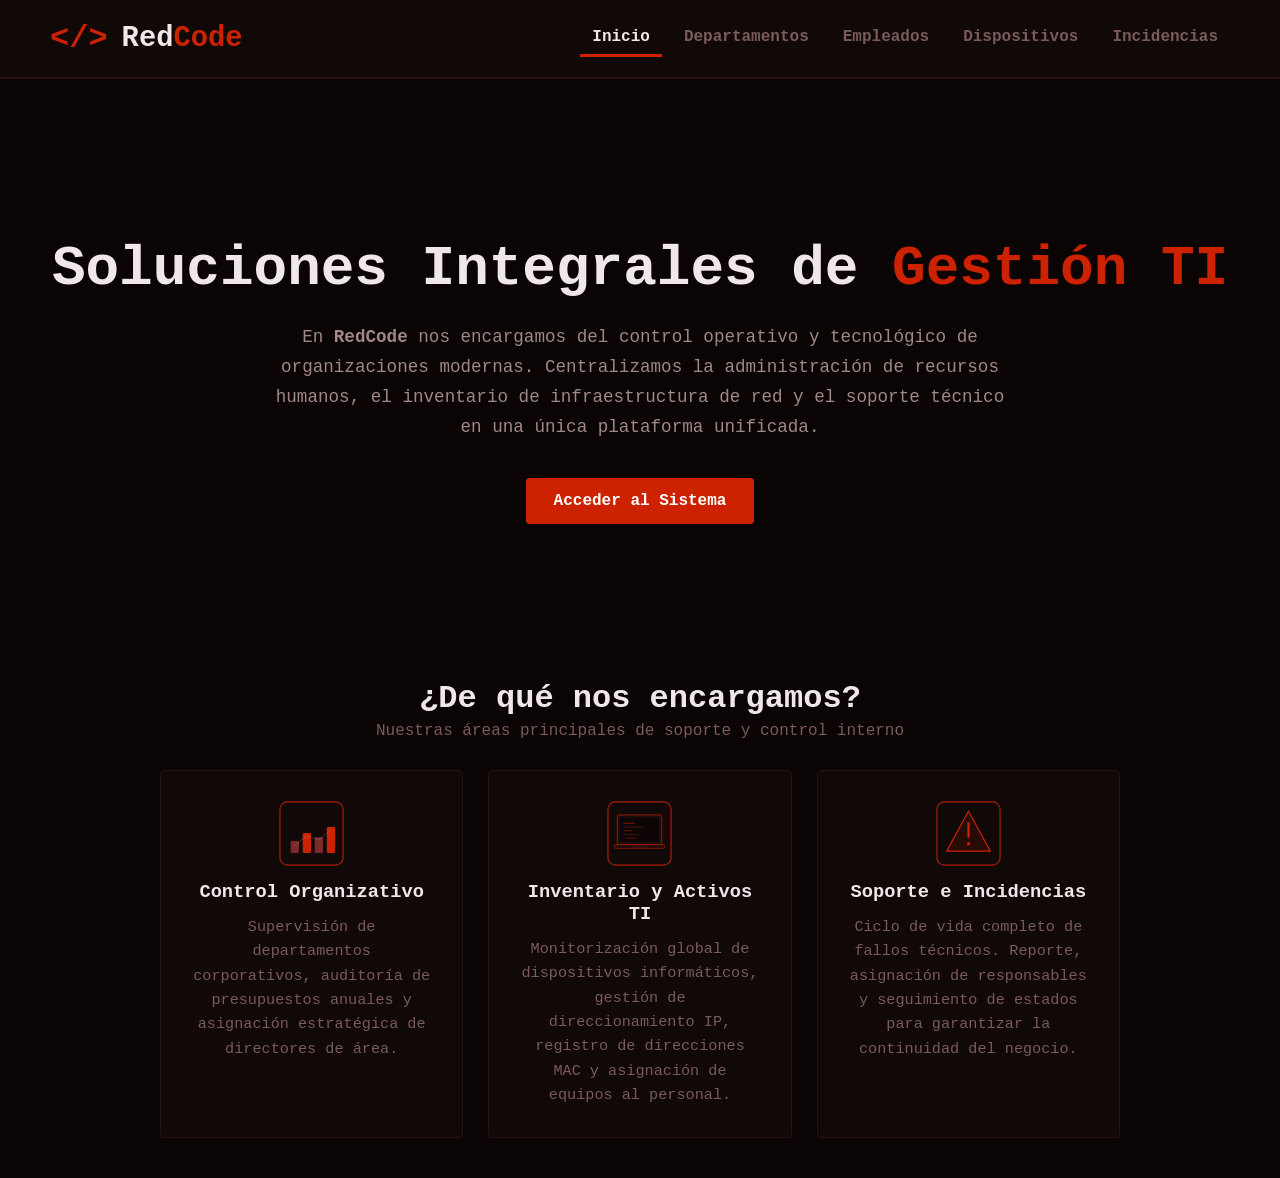
<file: index.html>
<!DOCTYPE html>
<html lang="es">
<head>
  <meta charset="UTF-8">
  <meta name="viewport" content="width=device-width, initial-scale=1.0">
  <title>RedCode — Plataforma de Gestión Corporativa</title>
  <link rel="stylesheet" href="style.css">
</head>
<body>

<nav class="navbar">
  <div class="logo-box">
    <span class="nav-code-icon">&lt;/&gt;</span>
    <div class="logo-text">Red<span>Code</span></div>
  </div>
  <button class="hamburger" id="hamburger" aria-label="Abrir menú">
    <span></span><span></span><span></span>
  </button>
  <div class="links">
    <a href="index.html" class="active">Inicio</a>
    <a href="departamentos.html">Departamentos</a>
    <a href="empleados.html">Empleados</a>
    <a href="dispositivos.html">Dispositivos</a>
    <a href="incidencias.html">Incidencias</a>
  </div>
</nav>

<header class="hero">
  <h1>Soluciones Integrales de <span>Gestión TI</span></h1>
  <p class="hero-description">
    En <strong>RedCode</strong> nos encargamos del control operativo y tecnológico de organizaciones modernas.
    Centralizamos la administración de recursos humanos, el inventario de infraestructura de red y el soporte
    técnico en una única plataforma unificada.
  </p>
  <div class="hero-buttons">
    <a href="departamentos.html" class="btn-main">Acceder al Sistema</a>
  </div>
</header>

<section class="container general-info">
  <div class="services-title">
    <h2>¿De qué nos encargamos?</h2>
    <p class="subtitle">Nuestras áreas principales de soporte y control interno</p>
  </div>

  <div class="grid-services">
    <div class="service-card">
      <div class="service-icon">
        <img src="redcode_icon_stats.svg" alt="Icono Control Organizativo">
      </div>
      <h3>Control Organizativo</h3>
      <p>Supervisión de departamentos corporativos, auditoría de presupuestos anuales y asignación estratégica de directores de área.</p>
    </div>

    <div class="service-card">
      <div class="service-icon">
        <img src="redcode_icon_dev.svg" alt="Icono Activos TI">
      </div>
      <h3>Inventario y Activos TI</h3>
      <p>Monitorización global de dispositivos informáticos, gestión de direccionamiento IP, registro de direcciones MAC y asignación de equipos al personal.</p>
    </div>

    <div class="service-card">
      <div class="service-icon">
        <img src="redcode_icon_incidencias.svg" alt="Icono Soporte">
      </div>
      <h3>Soporte e Incidencias</h3>
      <p>Ciclo de vida completo de fallos técnicos. Reporte, asignación de responsables y seguimiento de estados para garantizar la continuidad del negocio.</p>
    </div>
  </div>
</section>

<script>
  const btn = document.getElementById("hamburger");
  const nav = document.querySelector(".links");
  btn.addEventListener("click", function () {
    nav.classList.toggle("open");
    btn.classList.toggle("open");
  });

  nav.querySelectorAll("a").forEach(function (a) {
    a.addEventListener("click", function () {
      nav.classList.remove("open");
      btn.classList.remove("open");
    });
  });
</script>
</body>
</html>
</file>
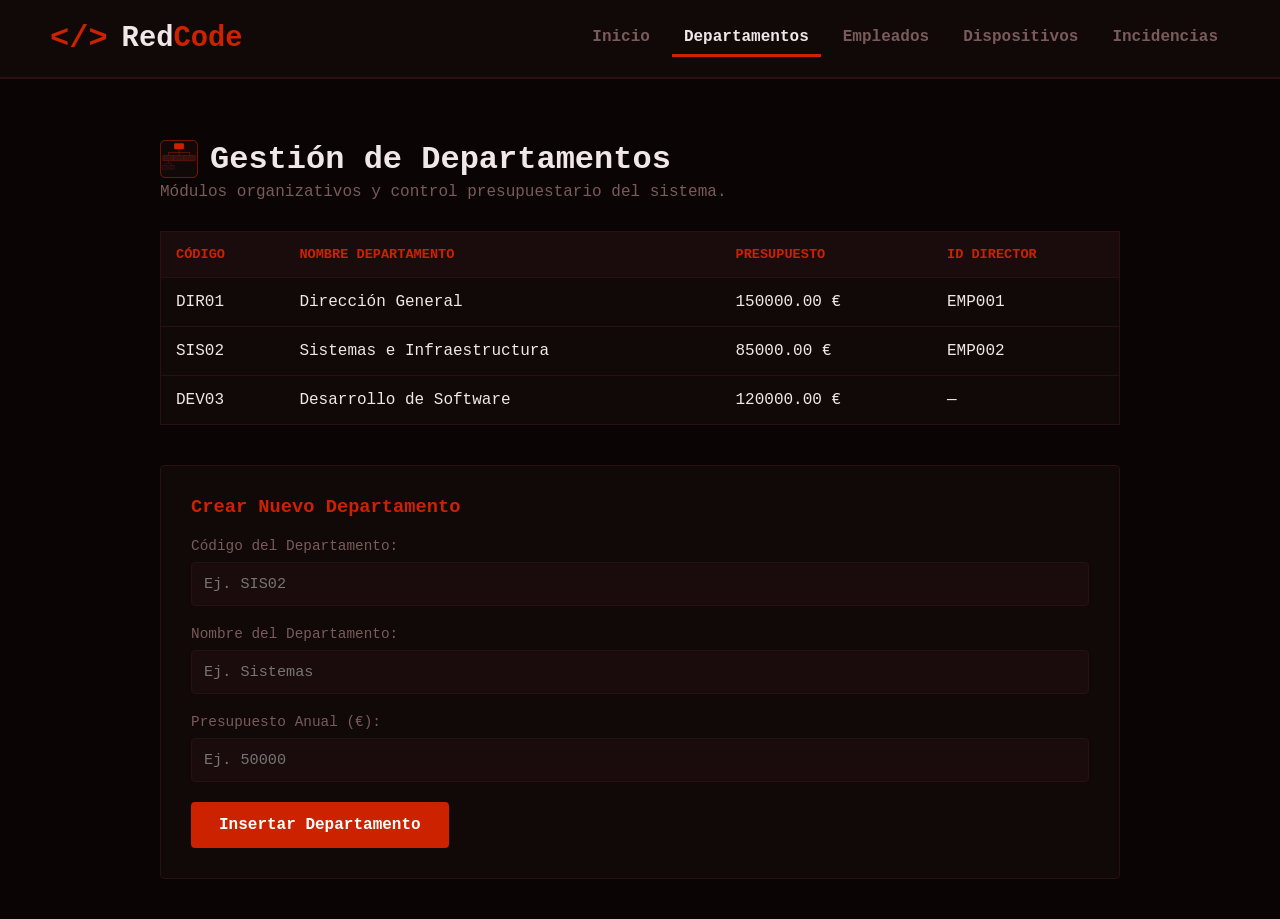
<file: departamentos.html>
<!DOCTYPE html>
<html lang="es">
<head>
    <meta charset="UTF-8">
    <meta name="viewport" content="width=device-width, initial-scale=1.0">
    <title>RedCode — Departamentos</title>
    <link rel="stylesheet" href="style.css">
</head>
<body>

<nav class="navbar">
    <div class="logo-box">
        <span class="nav-code-icon">&lt;/&gt;</span>
        <div class="logo-text">Red<span>Code</span></div>
    </div>
    <button class="hamburger" id="hamburger" aria-label="Abrir menú">
        <span></span><span></span><span></span>
    </button>
    <div class="links">
        <a href="index.html">Inicio</a>
        <a href="departamentos.html" class="active">Departamentos</a>
        <a href="empleados.html">Empleados</a>
        <a href="dispositivos.html">Dispositivos</a>
        <a href="incidencias.html">Incidencias</a>
    </div>
</nav>

<main class="container">
    <h2 class="page-title">
        <img src="redcode_icon_departamentos.svg" alt="Icono Departamentos" class="title-icon">
        Gestión de Departamentos
    </h2>
    <p class="subtitle">Módulos organizativos y control presupuestario del sistema.</p>

    <table class="data-table">
        <thead>
        <tr>
            <th>Código</th>
            <th>Nombre Departamento</th>
            <th>Presupuesto</th>
            <th>ID Director</th>
        </tr>
        </thead>
        <tbody>
        <tr>
            <td>DIR01</td>
            <td>Dirección General</td>
            <td>150000.00 €</td>
            <td>EMP001</td>
        </tr>
        <tr>
            <td>SIS02</td>
            <td>Sistemas e Infraestructura</td>
            <td>85000.00 €</td>
            <td>EMP002</td>
        </tr>
        <tr>
            <td>DEV03</td>
            <td>Desarrollo de Software</td>
            <td>120000.00 €</td>
            <td>—</td>
        </tr>
        </tbody>
    </table>

    <div class="form-box">
        <h3>Crear Nuevo Departamento</h3>
        <form>
            <div class="form-group">
                <label>Código del Departamento:</label>
                <input type="text" placeholder="Ej. SIS02">
            </div>
            <div class="form-group">
                <label>Nombre del Departamento:</label>
                <input type="text" placeholder="Ej. Sistemas">
            </div>
            <div class="form-group">
                <label>Presupuesto Anual (€):</label>
                <input type="number" placeholder="Ej. 50000">
            </div>
            <button type="button" class="btn-main">Insertar Departamento</button>
        </form>
    </div>
</main>

<script>
    const btn = document.getElementById("hamburger");
    const nav = document.querySelector(".links");
    btn.addEventListener("click", function () {
        nav.classList.toggle("open");
        btn.classList.toggle("open");
    });

    nav.querySelectorAll("a").forEach(function (a) {
        a.addEventListener("click", function () {
            nav.classList.remove("open");
            btn.classList.remove("open");
        });
    });
</script>
</body>
</html>
</file>
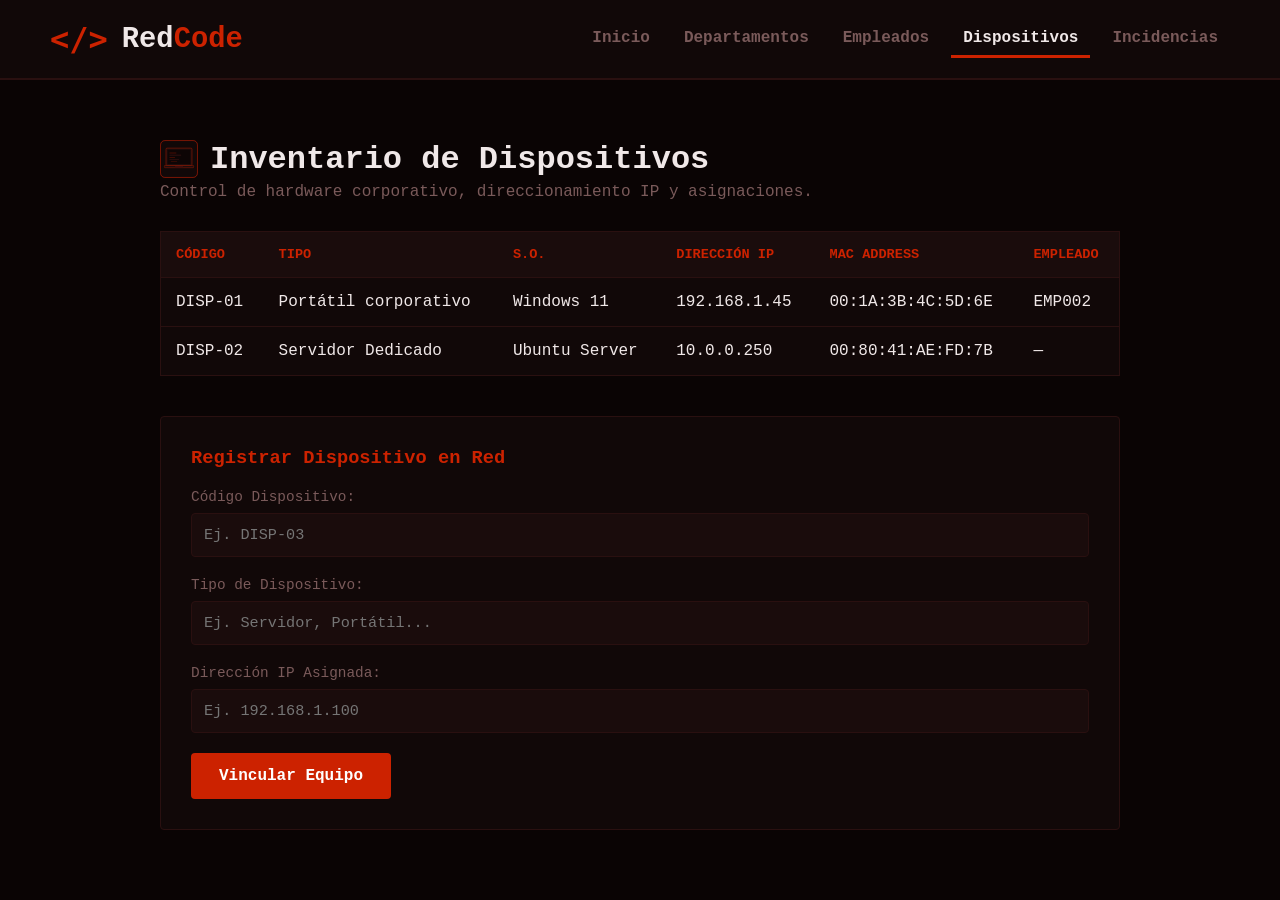
<file: dispositivos.html>
<!DOCTYPE html>
<html lang="es">
<head>
    <meta charset="UTF-8">
    <meta name="viewport" content="width=device-width, initial-scale=1.0">
    <title>RedCode — Dispositivos</title>
    <link rel="stylesheet" href="style.css">
</head>
<body>

<nav class="navbar">
    <div class="logo-box">
        <span class="nav-code-icon">&lt;/&gt;</span>
        <div class="logo-text">Red<span>Code</span></div>
    </div>
    <button class="hamburger" id="hamburger" aria-label="Abrir menú">
        <span></span><span></span><span></span>
    </button>
    <div class="links">
        <a href="index.html">Inicio</a>
        <a href="departamentos.html">Departamentos</a>
        <a href="empleados.html">Empleados</a>
        <a href="dispositivos.html" class="active">Dispositivos</a>
        <a href="incidencias.html">Incidencias</a>
    </div>
</nav>

<main class="container">
    <h2 class="page-title">
        <img src="redcode_icon_dev.svg" alt="Icono Dispositivos" class="title-icon">
        Inventario de Dispositivos
    </h2>
    <p class="subtitle">Control de hardware corporativo, direccionamiento IP y asignaciones.</p>

    <table class="data-table">
        <thead>
        <tr>
            <th>Código</th>
            <th>Tipo</th>
            <th>S.O.</th>
            <th>Dirección IP</th>
            <th>MAC Address</th>
            <th>Empleado</th>
        </tr>
        </thead>
        <tbody>
        <tr>
            <td>DISP-01</td>
            <td>Portátil corporativo</td>
            <td>Windows 11</td>
            <td>192.168.1.45</td>
            <td>00:1A:3B:4C:5D:6E</td>
            <td>EMP002</td>
        </tr>
        <tr>
            <td>DISP-02</td>
            <td>Servidor Dedicado</td>
            <td>Ubuntu Server</td>
            <td>10.0.0.250</td>
            <td>00:80:41:AE:FD:7B</td>
            <td>—</td>
        </tr>
        </tbody>
    </table>

    <div class="form-box">
        <h3>Registrar Dispositivo en Red</h3>
        <form>
            <div class="form-group">
                <label>Código Dispositivo:</label>
                <input type="text" placeholder="Ej. DISP-03">
            </div>
            <div class="form-group">
                <label>Tipo de Dispositivo:</label>
                <input type="text" placeholder="Ej. Servidor, Portátil...">
            </div>
            <div class="form-group">
                <label>Dirección IP Asignada:</label>
                <input type="text" placeholder="Ej. 192.168.1.100">
            </div>
            <button type="button" class="btn-main">Vincular Equipo</button>
        </form>
    </div>
</main>

<script>
    const btn = document.getElementById("hamburger");
    const nav = document.querySelector(".links");
    btn.addEventListener("click", function () {
        nav.classList.toggle("open");
        btn.classList.toggle("open");
    });

    nav.querySelectorAll("a").forEach(function (a) {
        a.addEventListener("click", function () {
            nav.classList.remove("open");
            btn.classList.remove("open");
        });
    });
</script>
</body>
</html>
</file>
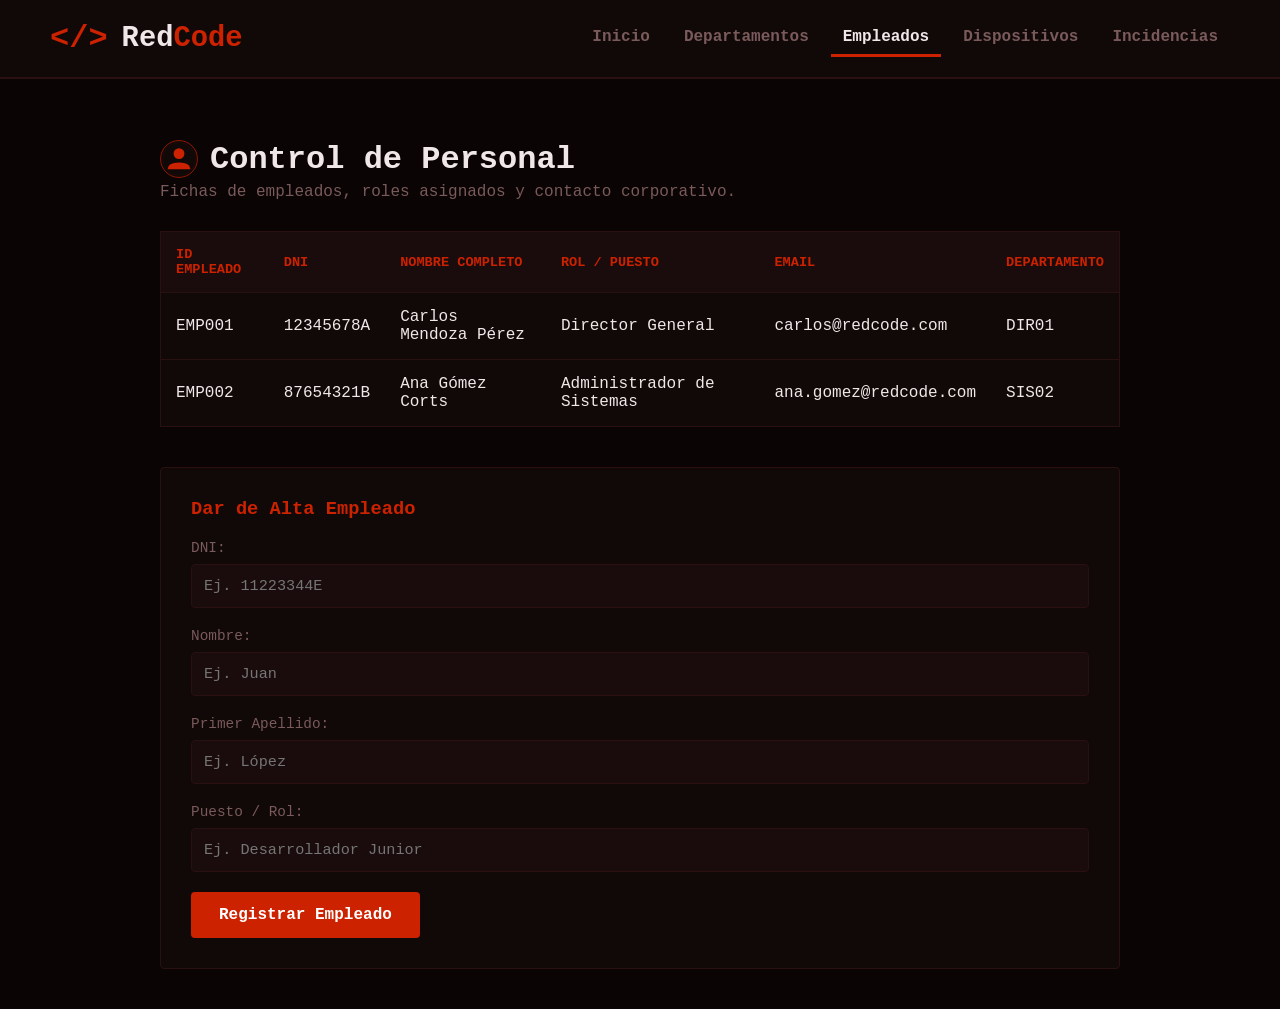
<file: empleados.html>
<!DOCTYPE html>
<html lang="es">
<head>
    <meta charset="UTF-8">
    <meta name="viewport" content="width=device-width, initial-scale=1.0">
    <title>RedCode — Empleados</title>
    <link rel="stylesheet" href="style.css">
</head>
<body>

<nav class="navbar">
    <div class="logo-box">
        <span class="nav-code-icon">&lt;/&gt;</span>
        <div class="logo-text">Red<span>Code</span></div>
    </div>
    <button class="hamburger" id="hamburger" aria-label="Abrir menú">
        <span></span><span></span><span></span>
    </button>
    <div class="links">
        <a href="index.html">Inicio</a>
        <a href="departamentos.html">Departamentos</a>
        <a href="empleados.html" class="active">Empleados</a>
        <a href="dispositivos.html">Dispositivos</a>
        <a href="incidencias.html">Incidencias</a>
    </div>
</nav>

<main class="container">
    <h2 class="page-title">
        <img src="redcode_icon_usuario.svg" alt="Icono Usuarios" class="title-icon">
        Control de Personal
    </h2>
    <p class="subtitle">Fichas de empleados, roles asignados y contacto corporativo.</p>

    <table class="data-table">
        <thead>
        <tr>
            <th>ID Empleado</th>
            <th>DNI</th>
            <th>Nombre Completo</th>
            <th>Rol / Puesto</th>
            <th>Email</th>
            <th>Departamento</th>
        </tr>
        </thead>
        <tbody>
        <tr>
            <td>EMP001</td>
            <td>12345678A</td>
            <td>Carlos Mendoza Pérez</td>
            <td>Director General</td>
            <td>carlos@redcode.com</td>
            <td>DIR01</td>
        </tr>
        <tr>
            <td>EMP002</td>
            <td>87654321B</td>
            <td>Ana Gómez Corts</td>
            <td>Administrador de Sistemas</td>
            <td>ana.gomez@redcode.com</td>
            <td>SIS02</td>
        </tr>
        </tbody>
    </table>

    <div class="form-box">
        <h3>Dar de Alta Empleado</h3>
        <form>
            <div class="form-group">
                <label>DNI:</label>
                <input type="text" placeholder="Ej. 11223344E">
            </div>
            <div class="form-group">
                <label>Nombre:</label>
                <input type="text" placeholder="Ej. Juan">
            </div>
            <div class="form-group">
                <label>Primer Apellido:</label>
                <input type="text" placeholder="Ej. López">
            </div>
            <div class="form-group">
                <label>Puesto / Rol:</label>
                <input type="text" placeholder="Ej. Desarrollador Junior">
            </div>
            <button type="button" class="btn-main">Registrar Empleado</button>
        </form>
    </div>
</main>

<script>
    const btn = document.getElementById("hamburger");
    const nav = document.querySelector(".links");
    btn.addEventListener("click", function () {
        nav.classList.toggle("open");
        btn.classList.toggle("open");
    });

    nav.querySelectorAll("a").forEach(function (a) {
        a.addEventListener("click", function () {
            nav.classList.remove("open");
            btn.classList.remove("open");
        });
    });
</script>
</body>
</html>
</file>
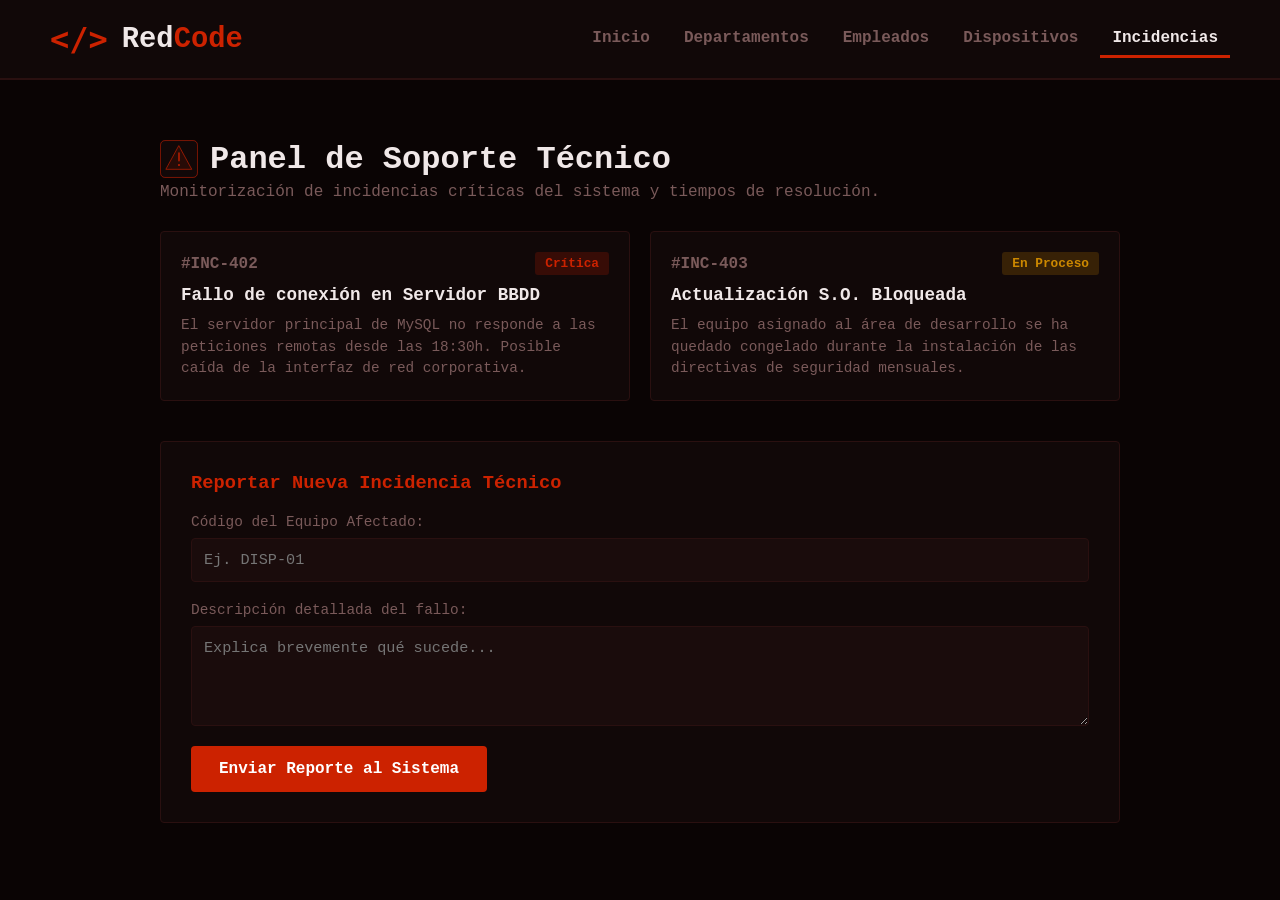
<file: incidencias.html>
<!DOCTYPE html>
<html lang="es">
<head>
  <meta charset="UTF-8">
  <meta name="viewport" content="width=device-width, initial-scale=1.0">
  <title>RedCode — Incidencias</title>
  <link rel="stylesheet" href="style.css">
</head>
<body>

<nav class="navbar">
  <div class="logo-box">
    <span class="nav-code-icon">&lt;/&gt;</span>
    <div class="logo-text">Red<span>Code</span></div>
  </div>
  <button class="hamburger" id="hamburger" aria-label="Abrir menú">
    <span></span><span></span><span></span>
  </button>
  <div class="links">
    <a href="index.html">Inicio</a>
    <a href="departamentos.html">Departamentos</a>
    <a href="empleados.html">Empleados</a>
    <a href="dispositivos.html">Dispositivos</a>
    <a href="incidencias.html" class="active">Incidencias</a>
  </div>
</nav>

<main class="container">
  <h2 class="page-title">
    <img src="redcode_icon_incidencias.svg" alt="Icono Incidencias" class="title-icon">
    Panel de Soporte Técnico
  </h2>
  <p class="subtitle">Monitorización de incidencias críticas del sistema y tiempos de resolución.</p>

  <div class="grid-incidencias">
    <div class="ticket">
      <div class="ticket-header">
        <span class="id">#INC-402</span>
        <span class="badge badge-red">Crítica</span>
      </div>
      <h3>Fallo de conexión en Servidor BBDD</h3>
      <p>El servidor principal de MySQL no responde a las peticiones remotas desde las 18:30h. Posible caída de la interfaz de red corporativa.</p>
    </div>

    <div class="ticket">
      <div class="ticket-header">
        <span class="id">#INC-403</span>
        <span class="badge badge-amber">En Proceso</span>
      </div>
      <h3>Actualización S.O. Bloqueada</h3>
      <p>El equipo asignado al área de desarrollo se ha quedado congelado durante la instalación de las directivas de seguridad mensuales.</p>
    </div>
  </div>

  <div class="form-box">
    <h3>Reportar Nueva Incidencia Técnico</h3>
    <form>
      <div class="form-group">
        <label>Código del Equipo Afectado:</label>
        <input type="text" placeholder="Ej. DISP-01">
      </div>
      <div class="form-group">
        <label>Descripción detallada del fallo:</label>
        <textarea placeholder="Explica brevemente qué sucede..."></textarea>
      </div>
      <button type="button" class="btn-main">Enviar Reporte al Sistema</button>
    </form>
  </div>
</main>

<script>
  const btn = document.getElementById("hamburger");
  const nav = document.querySelector(".links");
  btn.addEventListener("click", function () {
    nav.classList.toggle("open");
    btn.classList.toggle("open");
  });

  nav.querySelectorAll("a").forEach(function (a) {
    a.addEventListener("click", function () {
      nav.classList.remove("open");
      btn.classList.remove("open");
    });
  });
</script>
</body>
</html>
</file>
<file: style.css>
* {
    margin: 0;
    padding: 0;
    box-sizing: border-box;
    font-family: 'Courier New', monospace;
}

body {
    background-color: #0a0404;
    color: #f0e8e8;
    padding-top: 100px;
}

.navbar {
    display: flex;
    justify-content: space-between;
    align-items: center;
    padding: 20px 50px;
    background-color: #110808;
    border-bottom: 2px solid #2a1010;
    position: fixed;
    top: 0;
    width: 100%;
    z-index: 100;
}

.logo-box {
    display: flex;
    align-items: center;
    gap: 14px;
    flex-shrink: 0;
}

.nav-code-icon {
    color: #cc2200;
    font-size: 2rem;
    font-weight: bold;
    font-family: monospace;
}

.logo-text {
    font-size: 1.8rem;
    font-weight: bold;
    white-space: nowrap;
}

.logo-text span {
    color: #cc2200;
}

.links {
    display: flex;
    align-items: center;
    flex-wrap: wrap;
    gap: 4px;
}

.links a {
    color: #7a5a5a;
    text-decoration: none;
    margin-left: 6px;
    font-size: 1rem;
    font-weight: bold;
    padding: 8px 12px;
    white-space: nowrap;
    border-bottom: 3px solid transparent;
    transition: color 0.2s, border-color 0.2s;
}

.links a:hover,
.links a.active {
    color: #f0e8e8;
    border-bottom: 3px solid #cc2200;
}

.hamburger {
    display: none;
    flex-direction: column;
    gap: 5px;
    cursor: pointer;
    padding: 6px;
    background: none;
    border: none;
}

.hamburger span {
    display: block;
    width: 26px;
    height: 2px;
    background-color: #cc2200;
    border-radius: 2px;
    transition: transform 0.3s, opacity 0.3s;
}

.hamburger.open span:nth-child(1) { transform: translateY(7px) rotate(45deg); }
.hamburger.open span:nth-child(2) { opacity: 0; }
.hamburger.open span:nth-child(3) { transform: translateY(-7px) rotate(-45deg); }

.hero {
    display: flex;
    flex-direction: column;
    align-items: center;
    justify-content: center;
    text-align: center;
    min-height: 60vh;
    padding: 60px 20px 40px;
}

.hero h1 {
    font-size: 3.5rem;
    margin-bottom: 20px;
    line-height: 1.2;
}

.hero h1 span {
    color: #cc2200;
}

.hero-description {
    color: #a08888;
    max-width: 750px;
    font-size: 1.1rem;
    line-height: 1.7;
    margin-bottom: 35px;
}

.hero-buttons {
    display: flex;
    gap: 16px;
    flex-wrap: wrap;
    justify-content: center;
}

.services-title {
    text-align: center;
    margin-top: 20px;
    margin-bottom: 10px;
}

.grid-services {
    display: grid;
    grid-template-columns: repeat(auto-fit, minmax(260px, 1fr));
    gap: 25px;
    margin-top: 20px;
}

.service-card {
    background-color: #110808;
    border: 1px solid #2a1010;
    padding: 30px;
    border-radius: 4px;
    text-align: center;
    transition: border-color 0.2s;
}

.service-card:hover {
    border-color: #cc2200;
}

.service-icon {
    margin-bottom: 15px;
}

.service-icon img {
    width: 65px;
    height: 65px;
    object-fit: contain;
    vertical-align: middle;
}

.service-card h3 {
    margin-bottom: 12px;
    color: #f0e8e8;
}

.service-card p {
    color: #7a5a5a;
    font-size: 0.95rem;
    line-height: 1.6;
}

.container {
    max-width: 1000px;
    margin: 40px auto;
    padding: 0 20px;
}

h2 {
    font-size: 2rem;
    margin-bottom: 5px;
}

.subtitle {
    color: #7a5a5a;
    margin-bottom: 30px;
}

.btn-main {
    display: inline-block;
    padding: 14px 28px;
    text-decoration: none;
    font-weight: bold;
    border-radius: 4px;
    border: none;
    font-size: 1rem;
    background-color: #cc2200;
    color: white;
    cursor: pointer;
    transition: background-color 0.2s;
    font-family: 'Courier New', monospace;
}

.btn-main:hover {
    background-color: #aa1c00;
}

.data-table {
    width: 100%;
    border-collapse: collapse;
    margin-bottom: 40px;
    background-color: #110808;
    border: 1px solid #2a1010;
}

.data-table th,
.data-table td {
    padding: 15px;
    text-align: left;
}

.data-table th {
    background-color: #1a0c0c;
    color: #cc2200;
    font-size: 0.85rem;
    text-transform: uppercase;
}

.data-table tr {
    border-bottom: 1px solid #2a1010;
}

.data-table tbody tr:hover {
    background-color: #150909;
}

.badge {
    padding: 4px 10px;
    font-size: 0.8rem;
    font-weight: bold;
    border-radius: 3px;
}

.badge-amber { background-color: rgba(204, 136, 0, 0.2); color: #cc8800; }
.badge-red   { background-color: rgba(204, 34, 0, 0.2);  color: #cc2200; }

.form-box {
    background-color: #110808;
    border: 1px solid #2a1010;
    padding: 30px;
    border-radius: 4px;
}

.form-box h3 {
    margin-bottom: 20px;
    color: #cc2200;
}

.form-group {
    display: flex;
    flex-direction: column;
    margin-bottom: 20px;
}

.form-group label {
    margin-bottom: 8px;
    font-size: 0.9rem;
    color: #7a5a5a;
}

.form-group input,
.form-group textarea {
    background-color: #1a0c0c;
    border: 1px solid #2a1010;
    padding: 12px;
    color: white;
    border-radius: 4px;
    font-family: 'Courier New', monospace;
    font-size: 0.95rem;
}

.form-group input:focus,
.form-group textarea:focus {
    outline: none;
    border-color: #cc2200;
}

.form-group textarea {
    height: 100px;
    resize: vertical;
}

.grid-incidencias {
    display: grid;
    grid-template-columns: 1fr 1fr;
    gap: 20px;
    margin-bottom: 40px;
}

.ticket {
    background-color: #110808;
    border: 1px solid #2a1010;
    padding: 20px;
    border-radius: 4px;
    transition: border-color 0.2s;
}

.ticket:hover {
    border-color: #cc2200;
}

.ticket-header {
    display: flex;
    justify-content: space-between;
    align-items: center;
    margin-bottom: 10px;
}

.ticket-header .id {
    color: #7a5a5a;
    font-weight: bold;
}

.ticket h3 {
    margin-bottom: 10px;
    font-size: 1.1rem;
}

.ticket p {
    color: #7a5a5a;
    font-size: 0.9rem;
    line-height: 1.5;
}

.page-title {
    display: flex;
    align-items: center;
    gap: 12px;
}

.title-icon {
    width: 38px;
    height: 38px;
    object-fit: contain;
    flex-shrink: 0;
}

@media screen and (max-width: 900px) {
    body { padding-top: 80px; }
    .navbar { padding: 16px 24px; }
    .logo-text { font-size: 1.4rem; }
    .nav-code-icon { font-size: 1.6rem; }
    .links a { font-size: 0.9rem; padding: 6px 8px; margin-left: 0; }
    .hero h1 { font-size: 2.6rem; }
    h2 { font-size: 1.6rem; }
}

@media screen and (max-width: 768px) {
    body { padding-top: 70px; }

    .navbar {
        flex-direction: row;
        justify-content: space-between;
        padding: 14px 20px;
        gap: 0;
    }

    .hamburger { display: flex; }

    .links {
        display: none;
        flex-direction: column;
        align-items: flex-start;
        width: 100%;
        background-color: #110808;
        border-top: 1px solid #2a1010;
        padding: 12px 0 16px;
        gap: 0;
        position: absolute;
        top: 100%;
        left: 0;
        right: 0;
        z-index: 99;
    }

    .links.open { display: flex; }

    .links a {
        width: 100%;
        padding: 12px 20px;
        margin-left: 0;
        font-size: 1rem;
        border-bottom: 1px solid #1e0c0c;
        border-left: 3px solid transparent;
    }

    .links a:hover,
    .links a.active {
        border-bottom: 1px solid #1e0c0c;
        border-left: 3px solid #cc2200;
        background-color: #150909;
        color: #f0e8e8;
    }

    .hero { padding: 40px 20px 30px; min-height: auto; }
    .hero h1 { font-size: 2rem; }
    .hero-description { font-size: 1rem; }

    .grid-services,
    .grid-incidencias { grid-template-columns: 1fr; }

    .data-table {
        display: block;
        overflow-x: auto;
        white-space: nowrap;
        -webkit-overflow-scrolling: touch;
    }

    h2 { font-size: 1.4rem; }
    .page-title { flex-wrap: wrap; }
    .form-box { padding: 20px; }
    .container { padding: 0 16px; margin: 24px auto; }
}

@media screen and (max-width: 480px) {
    .hero h1 { font-size: 1.6rem; }
    .logo-text { font-size: 1.2rem; }
    .nav-code-icon { font-size: 1.4rem; }
    .btn-main { width: 100%; text-align: center; padding: 14px; }
    .hero-buttons { width: 100%; }
    .service-card { padding: 20px; }
    .ticket { padding: 16px; }
    .form-group input,
    .form-group textarea { font-size: 16px; }
}
</file>
